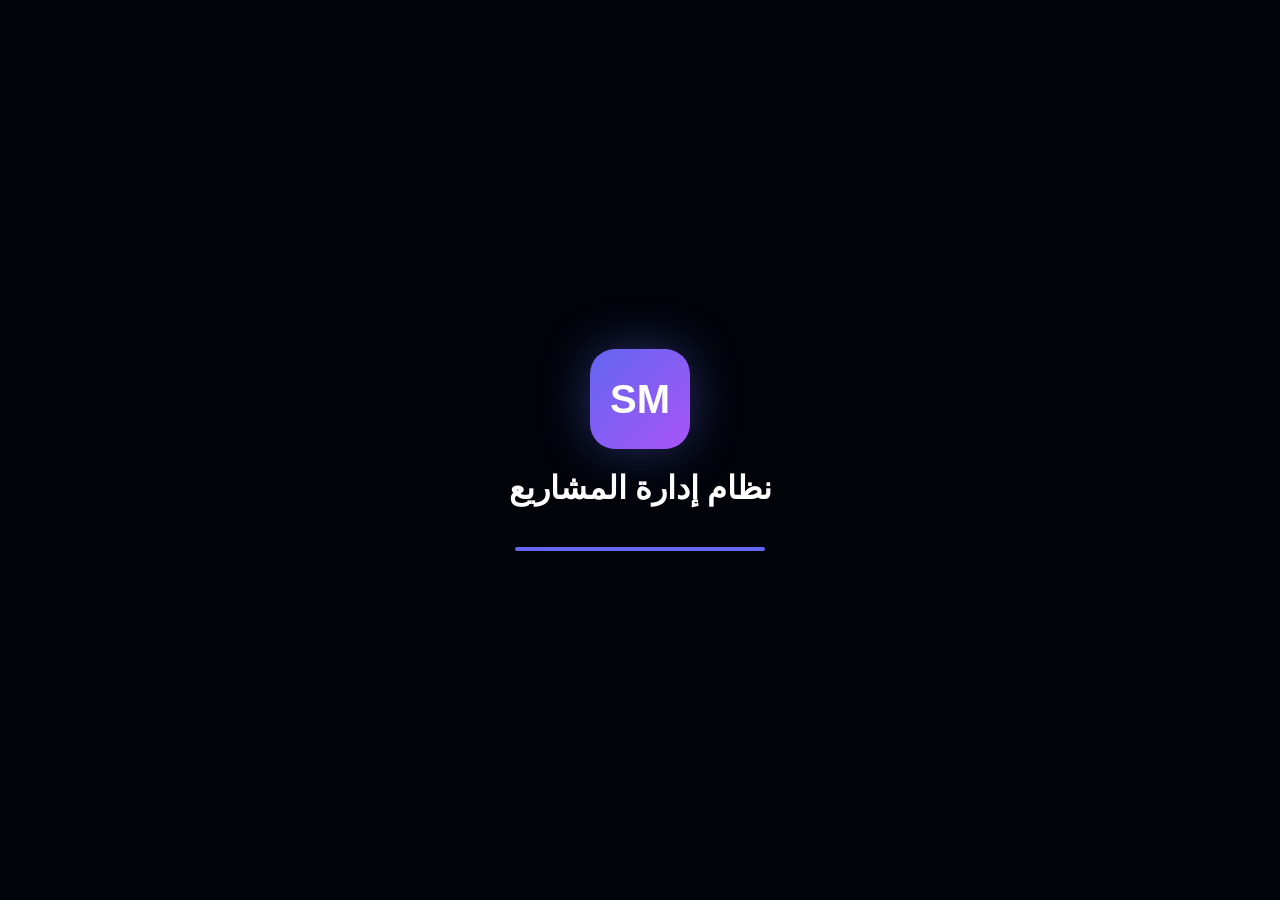
<file: index.html>
<!DOCTYPE html>
<html lang="ar" dir="rtl">
<head>
    <meta charset="UTF-8">
    <title>SM System | Loading</title>
    <link rel="stylesheet" href="style.css">
    <style>
        .splash-body { background: #010409; height: 100vh; display: flex; flex-direction: column; justify-content: center; align-items: center; color: white; }
        .logo-orb { width: 100px; height: 100px; background: linear-gradient(135deg, #6366f1, #a855f7); border-radius: 25px; display: flex; justify-content: center; align-items: center; font-size: 40px; font-weight: 900; position: relative; box-shadow: 0 0 50px rgba(99, 102, 241, 0.4); animation: float 3s ease-in-out infinite; }
        @keyframes float { 0%, 100% { transform: translateY(0); } 50% { transform: translateY(-20px); } }
        .progress-bar { width: 250px; height: 4px; background: rgba(255,255,255,0.05); border-radius: 10px; margin-top: 40px; overflow: hidden; }
        .progress-fill { width: 0%; height: 100%; background: #6366f1; animation: fill 3s forwards; }
        @keyframes fill { to { width: 100%; } }
    </style>
</head>
<body class="splash-body">
    <div class="logo-orb">SM</div>
    <h1 style="margin-top: 20px; font-family: 'Cairo';">نظام إدارة المشاريع</h1>
    <div class="progress-bar"><div class="progress-fill"></div></div>
    <script>setTimeout(() => { window.location.href = 'login.html'; }, 3000);</script>
</body>
</html>
</file>
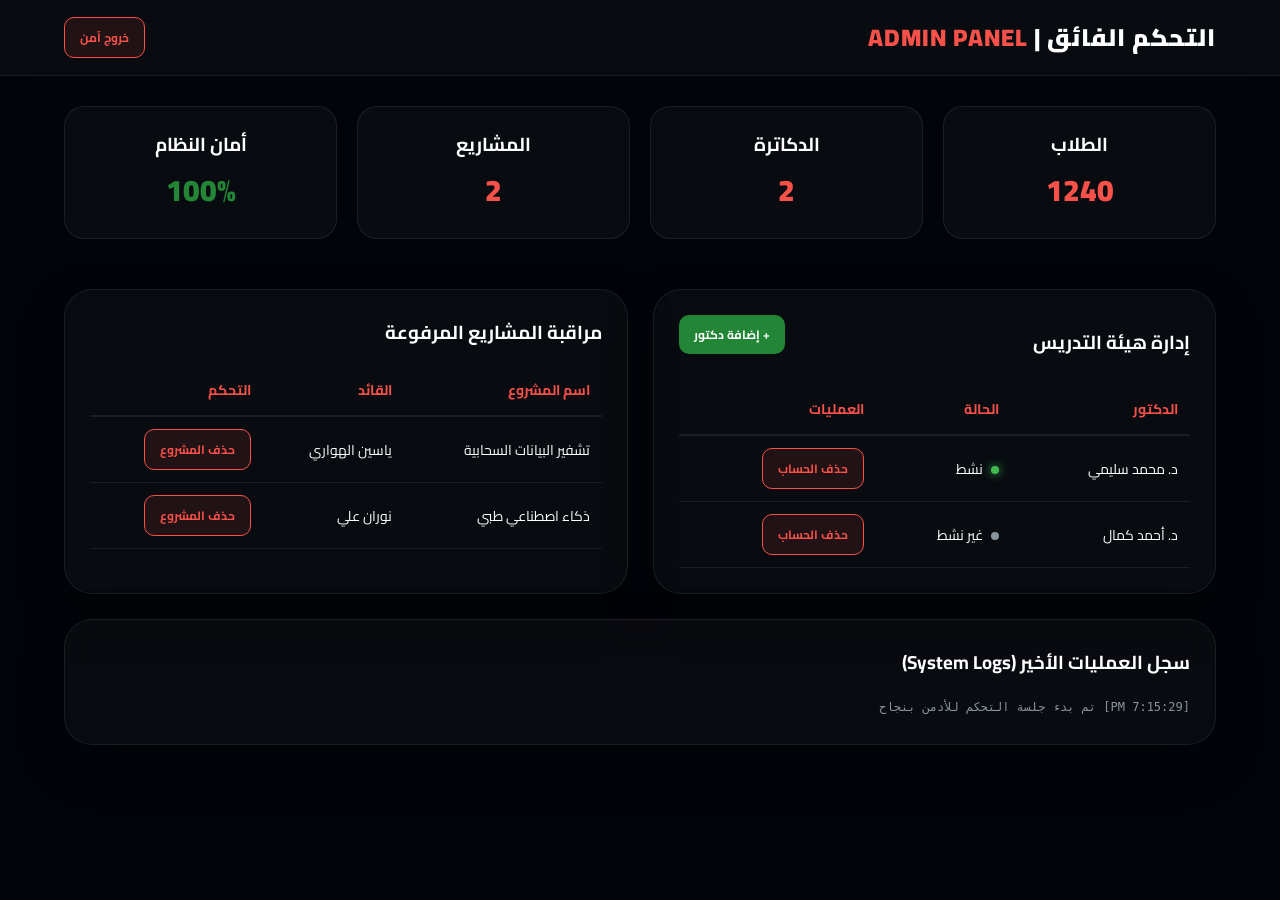
<file: admin_dashboard.html>
<!DOCTYPE html>
<html lang="ar" dir="rtl">
<head>
    <meta charset="UTF-8">
    <meta name="viewport" content="width=device-width, initial-scale=1.0">
    <title>التحكم الفائق | لوحة المدير العام</title>
    <link href="https://fonts.googleapis.com/css2?family=Cairo:wght@400;600;700;900&display=swap" rel="stylesheet">
    <style>
        :root {
            --bg: #010409; --card: rgba(255, 255, 255, 0.03); 
            --accent: #f85149; --text: #ffffff; --border: rgba(255, 255, 255, 0.08);
            --success: #238636; --warning: #d29922;
        }
        * { margin: 0; padding: 0; box-sizing: border-box; font-family: 'Cairo', sans-serif; transition: 0.3s cubic-bezier(0.4, 0, 0.2, 1); }
        body { background: var(--bg); color: var(--text); overflow-x: hidden; }

        /* Global Loader */
        #apiLoader { position: fixed; inset: 0; background: var(--bg); z-index: 10000; display: none; justify-content: center; align-items: center; opacity: 0.9; }
        .spinner { width: 50px; height: 50px; border: 5px solid var(--border); border-top-color: var(--accent); border-radius: 50%; animation: spin 0.8s linear infinite; }
        @keyframes spin { to { transform: rotate(360deg); } }

        nav { padding: 15px 5%; background: var(--card); backdrop-filter: blur(20px); border-bottom: 1px solid var(--border); display: flex; justify-content: space-between; align-items: center; position: sticky; top: 0; z-index: 1000; }
        
        .main-grid { display: grid; grid-template-columns: 1fr 1fr; gap: 25px; padding: 30px 5%; max-width: 1600px; margin: 0 auto; }
        .glass-card { background: var(--card); border: 1px solid var(--border); border-radius: 28px; padding: 25px; backdrop-filter: blur(15px); box-shadow: 0 20px 50px rgba(0,0,0,0.3); }

        /* Stats Row */
        .full-width { grid-column: 1 / -1; }
        .stats-row { display: grid; grid-template-columns: repeat(4, 1fr); gap: 20px; margin-bottom: 25px; }
        .stat-box { background: var(--card); border: 1px solid var(--border); padding: 20px; border-radius: 20px; text-align: center; }
        .stat-box h2 { color: var(--accent); font-size: 30px; font-weight: 900; }

        /* Tables & Lists */
        .data-table { width: 100%; border-collapse: collapse; margin-top: 15px; font-size: 14px; }
        .data-table th { color: var(--accent); text-align: right; padding: 12px; border-bottom: 2px solid var(--border); }
        .data-table td { padding: 12px; border-bottom: 1px solid var(--border); }
        
        .status-dot { width: 8px; height: 8px; border-radius: 50%; display: inline-block; margin-left: 5px; }
        .online { background: #3fb950; box-shadow: 0 0 10px #3fb950; }
        .offline { background: #8b949e; }

        /* Action Buttons */
        .btn { padding: 8px 15px; border-radius: 10px; border: none; cursor: pointer; font-weight: bold; font-size: 12px; }
        .btn-add { background: var(--success); color: white; margin-bottom: 15px; }
        .btn-del { background: rgba(248, 81, 73, 0.1); color: var(--accent); border: 1px solid var(--accent); }
        .btn-del:hover { background: var(--accent); color: white; }

        /* Modal */
        .modal { position: fixed; inset: 0; background: rgba(0,0,0,0.8); display: none; justify-content: center; align-items: center; z-index: 5000; }
        .modal-content { background: #0d1117; padding: 30px; border-radius: 25px; width: 400px; border: 1px solid var(--accent); }
        .inp { width: 100%; background: #010409; border: 1px solid var(--border); color: white; padding: 12px; border-radius: 12px; margin-top: 10px; outline: none; }

        @media (max-width: 1000px) { .main-grid { grid-template-columns: 1fr; } .stats-row { grid-template-columns: 1fr 1fr; } }
    </style>
</head>
<body>

    <div id="apiLoader"><div class="spinner"></div></div>

    <nav>
        <div style="font-size: 24px; font-weight: 900; letter-spacing: 1px;">التحكم الفائق | <span style="color: var(--accent);">ADMIN PANEL</span></div>
        <div style="display: flex; gap: 15px;">
            <button onclick="window.location.href='login.html'" class="btn btn-del">خروج آمن</button>
        </div>
    </nav>

    <div class="main-grid">
        <div class="full-width stats-row">
            <div class="stat-box"><h3>الطلاب</h3><h2 id="countStudents">0</h2></div>
            <div class="stat-box"><h3>الدكاترة</h3><h2 id="countDoctors">0</h2></div>
            <div class="stat-box"><h3>المشاريع</h3><h2 id="countProjects">0</h2></div>
            <div class="stat-box"><h3>أمان النظام</h3><h2 style="color:var(--success)">100%</h2></div>
        </div>

        <div class="glass-card">
            <div style="display:flex; justify-content:space-between; align-items:center;">
                <h3>إدارة هيئة التدريس</h3>
                <button class="btn btn-add" onclick="toggleModal(true)">+ إضافة دكتور</button>
            </div>
            <table class="data-table">
                <thead>
                    <tr>
                        <th>الدكتور</th>
                        <th>الحالة</th>
                        <th>العمليات</th>
                    </tr>
                </thead>
                <tbody id="drTableBody">
                    </tbody>
            </table>
        </div>

        <div class="glass-card">
            <h3>مراقبة المشاريع المرفوعة</h3>
            <table class="data-table">
                <thead>
                    <tr>
                        <th>اسم المشروع</th>
                        <th>القائد</th>
                        <th>التحكم</th>
                    </tr>
                </thead>
                <tbody id="projTableBody">
                    </tbody>
            </table>
        </div>

        <div class="glass-card full-width">
            <h3>سجل العمليات الأخير (System Logs)</h3>
            <div id="systemLogs" style="font-family:monospace; font-size:12px; color:#8b949e; margin-top:15px; line-height:2;">
                </div>
        </div>
    </div>

    <div class="modal" id="addDrModal">
        <div class="modal-content">
            <h2 style="color: var(--accent);">إضافة دكتور جديد</h2>
            <input type="text" id="newDrName" class="inp" placeholder="اسم الدكتور">
            <input type="email" id="newDrEmail" class="inp" placeholder="البريد الجامعي">
            <button class="btn btn-add" style="width:100%; margin-top:20px; padding:15px;" onclick="addNewDoctor()">تفعيل الحساب الآن</button>
            <button class="btn btn-del" style="width:100%;" onclick="toggleModal(false)">إلغاء</button>
        </div>
    </div>

    <script>
        // داتا الأدمن المركزية
        let systemData = JSON.parse(localStorage.getItem('ADMIN_MASTER_DB')) || {
            doctors: [
                { id: 1, name: "د. محمد سليمي", status: "online", email: "Selmi@gmail.com" },
                { id: 2, name: "د. أحمد كمال", status: "offline", email: "ahmed@edu.com" }
            ],
            projects: [
                { id: 101, title: "تشفير البيانات السحابية", leader: "ياسين الهواري" },
                { id: 102, title: "ذكاء اصطناعي طبي", leader: "نوران علي" }
            ],
            studentsCount: 1240
        };

        function init() {
            renderAll();
            addLog("تم بدء جلسة التحكم للأدمن بنجاح");
        }

        function renderAll() {
            // Stats
            document.getElementById('countStudents').innerText = systemData.studentsCount;
            document.getElementById('countDoctors').innerText = systemData.doctors.length;
            document.getElementById('countProjects').innerText = systemData.projects.length;

            // Doctors Table
            const drTable = document.getElementById('drTableBody');
            drTable.innerHTML = '';
            systemData.doctors.forEach((dr, index) => {
                drTable.innerHTML += `
                    <tr>
                        <td>${dr.name}</td>
                        <td><span class="status-dot ${dr.status}"></span> ${dr.status === 'online' ? 'نشط' : 'غير نشط'}</td>
                        <td><button class="btn btn-del" onclick="removeDr(${index})">حذف الحساب</button></td>
                    </tr>`;
            });

            // Projects Table
            const projTable = document.getElementById('projTableBody');
            projTable.innerHTML = '';
            systemData.projects.forEach((pj, index) => {
                projTable.innerHTML += `
                    <tr>
                        <td>${pj.title}</td>
                        <td>${pj.leader}</td>
                        <td><button class="btn btn-del" onclick="removeProj(${index})">حذف المشروع</button></td>
                    </tr>`;
            });
            
            localStorage.setItem('ADMIN_MASTER_DB', JSON.stringify(systemData));
        }

        function simulateAPI(cb) {
            document.getElementById('apiLoader').style.display = 'flex';
            setTimeout(() => {
                document.getElementById('apiLoader').style.display = 'none';
                cb();
            }, 500);
        }

        // Actions
        function removeDr(index) {
            if(confirm("تحذير: سيتم حذف حساب الدكتور نهائياً وكافة بياناته!")) {
                simulateAPI(() => {
                    addLog(`تم حذف حساب الدكتور: ${systemData.doctors[index].name}`);
                    systemData.doctors.splice(index, 1);
                    renderAll();
                });
            }
        }

        function removeProj(index) {
            if(confirm("هل أنت متأكد من حذف هذا المشروع من السيرفر؟")) {
                simulateAPI(() => {
                    addLog(`تم حذف المشروع: ${systemData.projects[index].title}`);
                    systemData.projects.splice(index, 1);
                    renderAll();
                });
            }
        }

        function toggleModal(show) {
            document.getElementById('addDrModal').style.display = show ? 'flex' : 'none';
        }

        function addNewDoctor() {
            const name = document.getElementById('newDrName').value;
            const email = document.getElementById('newDrEmail').value;
            if(!name || !email) return alert("برجاء ملء جميع البيانات");

            simulateAPI(() => {
                systemData.doctors.push({ id: Date.now(), name: "د. " + name, status: "offline", email: email });
                addLog(`تم إضافة عضو هيئة تدريس جديد: ${name}`);
                toggleModal(false);
                renderAll();
            });
        }

        function addLog(msg) {
            const logBox = document.getElementById('systemLogs');
            const time = new Date().toLocaleTimeString();
            logBox.innerHTML = `[${time}] ${msg}<br>` + logBox.innerHTML;
        }

        window.onload = init;
    </script>
</body>
</html>
</file>
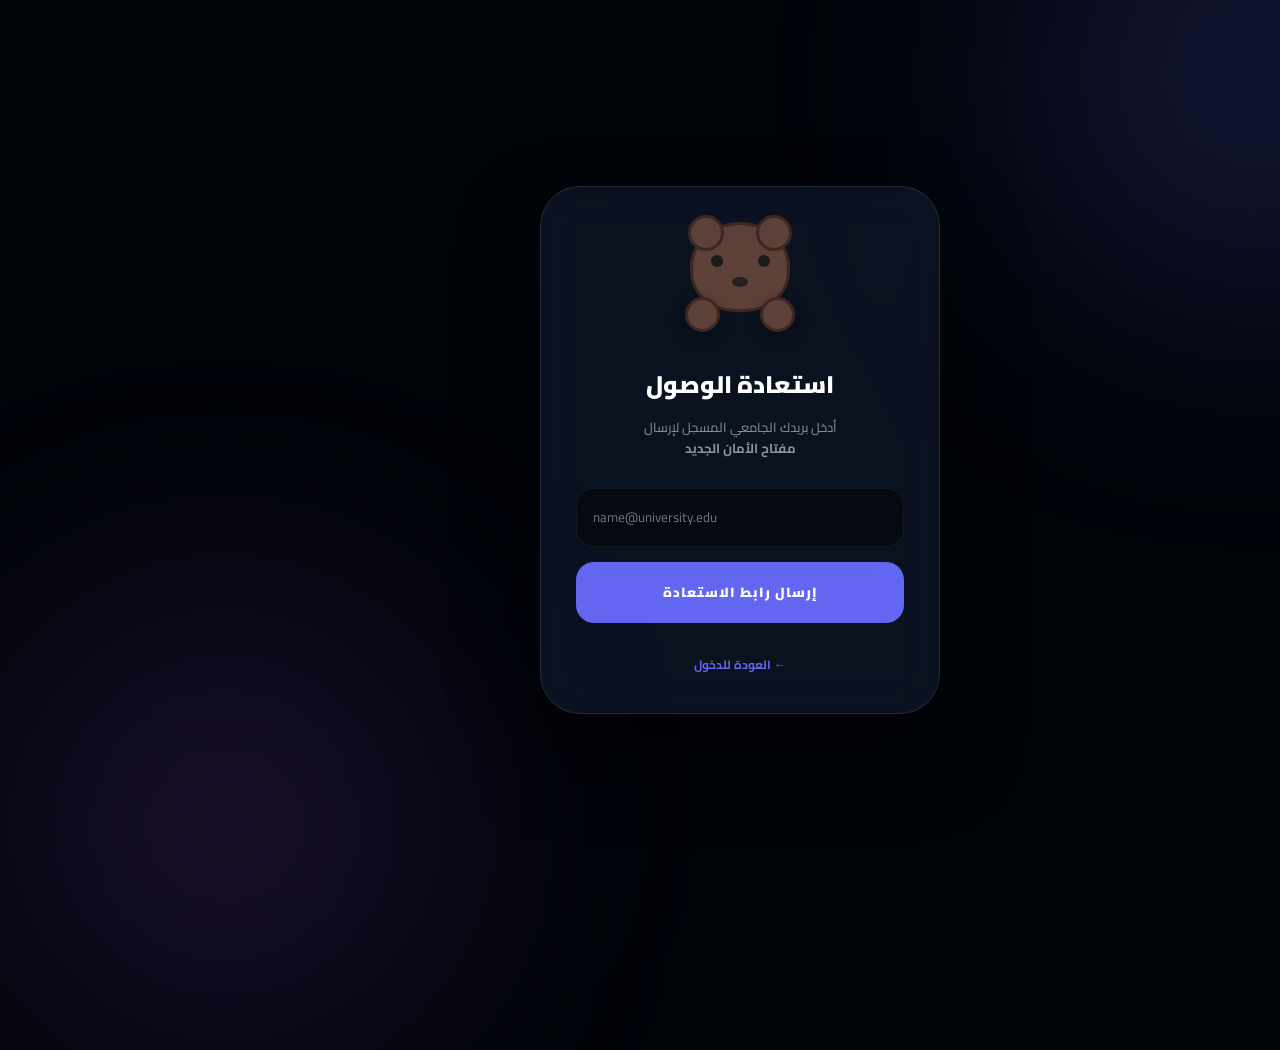
<file: forget-password.html>
<!DOCTYPE html>
<html lang="ar" dir="rtl">
<head>
    <meta charset="UTF-8">
    <meta name="viewport" content="width=device-width, initial-scale=1.0">
    <title>استعادة الوصول | Project Manager</title>
    <link rel="stylesheet" href="style.css">
    <link href="https://fonts.googleapis.com/css2?family=Cairo:wght@400;600;700;900&display=swap" rel="stylesheet">
    <style>
        /* إضافات خاصة بصفحة الاستعادة لضمان الـ UI الجامد */
        .reset-header { text-align: center; margin-bottom: 30px; }
        .reset-header h2 { font-weight: 900; font-size: 24px; color: #fff; margin-bottom: 10px; }
        .reset-header p { color: #8b949e; font-size: 13px; line-height: 1.6; }
        
        .success-box { 
            display: none; text-align: center; animation: fadeIn 0.5s ease;
        }
        .success-icon { 
            width: 80px; height: 80px; background: rgba(16, 185, 129, 0.1); 
            color: #10b981; border-radius: 50%; display: flex; 
            justify-content: center; align-items: center; font-size: 40px; margin: 0 auto 20px;
            border: 1px solid rgba(16, 185, 129, 0.2);
        }

        @keyframes fadeIn { from { opacity: 0; transform: translateY(10px); } to { opacity: 1; transform: translateY(0); } }

        /* لودر التحقق */
        .verifying { display: none; text-align: center; color: #6366f1; font-weight: bold; margin-bottom: 20px; font-size: 14px; }
        .spinner-small { 
            width: 20px; height: 20px; border: 2px solid rgba(99, 102, 241, 0.2); 
            border-top-color: #6366f1; border-radius: 50%; display: inline-block; 
            animation: spin 0.8s linear infinite; vertical-align: middle; margin-left: 10px;
        }
        @keyframes spin { to { transform: rotate(360deg); } }
    </style>
</head>
<body>

    <div class="auth-container">
        <div class="orb orb-1"></div>
        <div class="orb orb-2"></div>

        <div class="auth-card">
            <div class="bear-mascot">
                <div class="bear-face">
                    <div class="bear-ears"></div>
                    <div class="bear-eyes">
                        <div class="eye l-eye"></div>
                        <div class="eye r-eye"></div>
                    </div>
                    <div class="bear-nose"></div>
                </div>
                <div class="bear-paws">
                    <div class="paw l-paw"></div>
                    <div class="paw r-paw"></div>
                </div>
            </div>

            <div id="resetFormContent">
                <div class="reset-header">
                    <h2>استعادة الوصول</h2>
                    <p>أدخل بريدك الجامعي المسجل لإرسال <br><b>مفتاح الأمان الجديد</b></p>
                </div>

                <div class="input-group">
                    <input type="email" id="resetEmail" placeholder="name@university.edu" required style="direction: ltr; text-align: left;">
                </div>

                <div id="verifyStatus" class="verifying">
                    <span class="spinner-small"></span> جاري التحقق من الحساب...
                </div>

                <button class="login-btn" id="sendBtn" onclick="handleReset()">
                    إرسال رابط الاستعادة
                </button>
            </div>

            <div id="successContent" class="success-box">
                <div class="success-icon">✔️</div>
                <h3 style="color: #fff; margin-bottom: 10px;">تم الإرسال بنجاح!</h3>
                <p style="color: #8b949e; font-size: 13px; margin-bottom: 25px;">
                    لقد أرسلنا رابطاً يحتوي على مفتاح الأمان الجديد إلى بريدك الإلكتروني. يرجى التحقق من صندوق الوارد.
                </p>
                <button class="login-btn" onclick="window.location.href='login.html'" style="background: rgba(255,255,255,0.05); border: 1px solid #6366f1;">
                    العودة لتسجيل الدخول
                </button>
            </div>

            <p style="text-align:center; margin-top:25px;" id="backLink">
                <a href="login.html" style="color:#6366f1; text-decoration:none; font-size:12px; font-weight: bold;">
                    ← العودة للدخول
                </a>
            </p>
        </div>
    </div>

    <script>
        function handleReset() {
            const email = document.getElementById('resetEmail').value;
            const sendBtn = document.getElementById('sendBtn');
            const verifyStatus = document.getElementById('verifyStatus');
            const formContent = document.getElementById('resetFormContent');
            const successContent = document.getElementById('successContent');
            const mascot = document.querySelector('.bear-mascot');
            const backLink = document.getElementById('backLink');

            if (!email || !email.includes('@')) {
                alert("برجاء إدخال بريد إلكتروني صحيح");
                return;
            }

            // 1. بداية الأنيمايشن والتحقق
            sendBtn.disabled = true;
            sendBtn.style.opacity = "0.5";
            sendBtn.innerText = "جاري المعالجة...";
            verifyStatus.style.display = "block";
            
            // جعل الدب يغطي عينه بانتظار (حالة تفكير)
            mascot.classList.add('cover-eyes');

            // 2. محاكاة الـ API (تأخير 2 ثانية)
            setTimeout(() => {
                // إخفاء الفورم وإظهار رسالة النجاح
                formContent.style.display = "none";
                backLink.style.display = "none";
                successContent.style.display = "block";
                
                // الدب يفتح عينه فرحاً بالنجاح
                mascot.classList.remove('cover-eyes');
                
                // تخزين الحالة في الـ LocalStorage (كأننا بعتنا فعلاً)
                localStorage.setItem('LAST_RESET_EMAIL', email);
                console.log("Reset link sent to: " + email);
                
            }, 2500);
        }
    </script>
</body>
</html>
</file>
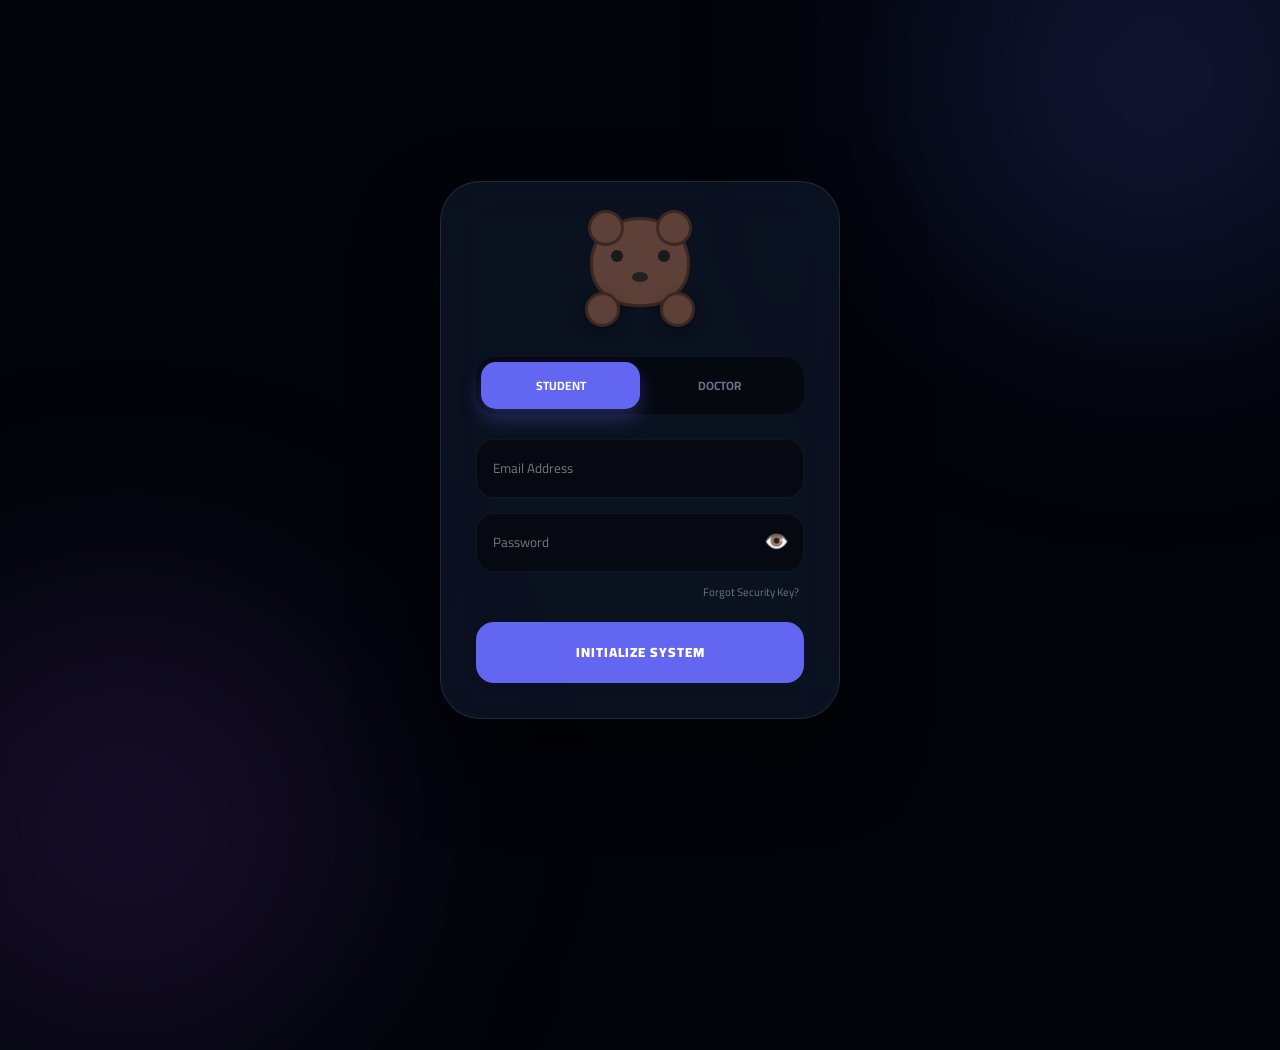
<file: login.html>
<!DOCTYPE html>
<html lang="en" dir="ltr">
<head>
    <meta charset="UTF-8">
    <meta name="viewport" content="width=device-width, initial-scale=1.0">
    <title>Login | Master Manager</title>
    <link rel="stylesheet" href="style.css">
    <link href="https://fonts.googleapis.com/css2?family=Cairo:wght@400;700&display=swap" rel="stylesheet">
</head>
<body>
    <div class="auth-container">
        <div class="orb orb-1"></div>
        <div class="orb orb-2"></div>

        <div class="auth-card">
            <div class="bear-mascot">
                <div class="bear-face">
                    <div class="bear-ears"></div>
                    <div class="bear-eyes">
                        <div class="eye l-eye"></div>
                        <div class="eye r-eye"></div>
                    </div>
                    <div class="bear-nose"></div>
                </div>
                <div class="bear-paws">
                    <div class="paw l-paw"></div>
                    <div class="paw r-paw"></div>
                </div>
            </div>

            <div class="role-selector">
                <div class="role-option active" data-role="student">STUDENT</div>
                <div class="role-option" data-role="doctor">DOCTOR</div>
            </div>

            <form id="loginForm">
                <div class="input-group">
                    <input type="email" id="email" placeholder="Email Address" required>
                </div>
                <div class="input-group" style="position: relative;">
                    <input type="password" id="password" placeholder="Password" required style="padding-right: 50px;">
                    <span id="togglePassword" style="position: absolute; right: 15px; top: 50%; transform: translateY(-75%); cursor: pointer; font-size: 20px; z-index: 100;">
                        👁️
                    </span>
                </div>
                <div class="extra-actions">
                    <a href="forget-password.html" class="forgot-link">Forgot Security Key?</a>
                </div>
                <button type="submit" class="login-btn" id="loginBtn">
                    <span class="btn-text">INITIALIZE SYSTEM</span>
                </button>
            </form>
        </div>
    </div>
    <script src="script.js"></script>
</body>
</html>
</file>
<file: style.css>
* { margin: 0; padding: 0; box-sizing: border-box; font-family: 'Cairo', 'Segoe UI', sans-serif; }
body { background-color: #010409; height: 100vh; display: flex; justify-content: center; align-items: center; overflow: hidden; }

/* Bear Mascot UI */
.bear-mascot { position: relative; width: 120px; height: 120px; margin: 0 auto 20px; transition: 0.3s; }
.bear-face { width: 100px; height: 90px; background: #5d4037; border-radius: 50% 50% 45% 45%; border: 3px solid #3e2723; margin: 0 auto; position: relative; }
.bear-ears::before, .bear-ears::after { content:''; position: absolute; top: -10px; width: 30px; height: 30px; background: #5d4037; border-radius: 50%; border: 3px solid #3e2723; }
.bear-ears::before { left: -5px; } .bear-ears::after { right: -5px; }
.bear-eyes { display: flex; justify-content: space-around; padding-top: 30px; }
.eye { width: 12px; height: 12px; background: #1a1a1a; border-radius: 50%; transition: 0.3s; }
.bear-nose { width: 16px; height: 10px; background: #212121; border-radius: 50%; margin: 10px auto; }
.bear-paws { position: absolute; bottom: 10px; width: 100%; display: flex; justify-content: space-between; padding: 0 5px; transition: 0.5s cubic-bezier(0.68, -0.55, 0.27, 1.55); z-index: 20; }
.paw { width: 35px; height: 35px; background: #5d4037; border-radius: 50%; border: 3px solid #3e2723; box-shadow: 0 5px 15px rgba(0,0,0,0.3); }

/* Animation States */
.cover-eyes .bear-paws { transform: translateY(-75px); }
.cover-eyes .eye { transform: scaleY(0.1); }
.peek-mode .bear-paws { transform: translateY(-85px) scale(1.1); }

/* Card UI */
.auth-card { background: rgba(15, 23, 42, 0.7); backdrop-filter: blur(30px); border: 1px solid rgba(255, 255, 255, 0.1); border-radius: 40px; padding: 35px; width: 400px; box-shadow: 0 40px 80px rgba(0,0,0,0.5); z-index: 10; position: relative; }
.role-selector { display: flex; background: rgba(0, 0, 0, 0.5); border-radius: 20px; padding: 5px; margin-bottom: 25px; }
.role-option { flex: 1; padding: 12px; text-align: center; color: #64748b; cursor: pointer; border-radius: 15px; font-weight: bold; font-size: 12px; transition: 0.4s; }
.role-option.active { background: #6366f1; color: white; box-shadow: 0 10px 20px rgba(99, 102, 241, 0.3); }

.input-group input { width: 100%; padding: 16px; margin-bottom: 15px; background: rgba(0,0,0,0.4); border: 1px solid rgba(255,255,255,0.05); border-radius: 18px; color: white; outline: none; transition: 0.3s; direction: ltr; }
.input-group input:focus { border-color: #6366f1; box-shadow: 0 0 15px rgba(99, 102, 241, 0.1); }

.forgot-link { display: block; text-align: right; color: #64748b; text-decoration: none; font-size: 11px; margin: -5px 5px 20px 0; transition: 0.3s; }
.forgot-link:hover { color: #6366f1; }

.login-btn { width: 100%; padding: 18px; background: #6366f1; border: none; border-radius: 18px; color: white; font-weight: 900; letter-spacing: 1px; cursor: pointer; transition: 0.4s; }
.login-btn:hover { background: #4f46e5; transform: translateY(-3px); box-shadow: 0 20px 40px rgba(99, 102, 241, 0.4); }

.orb { position: absolute; width: 450px; height: 450px; border-radius: 50%; filter: blur(130px); z-index: 1; pointer-events: none; }
.orb-1 { top: -150px; right: -100px; background: rgba(99, 102, 241, 0.2); }
.orb-2 { bottom: -150px; left: -100px; background: rgba(168, 85, 247, 0.15); }
</file>
